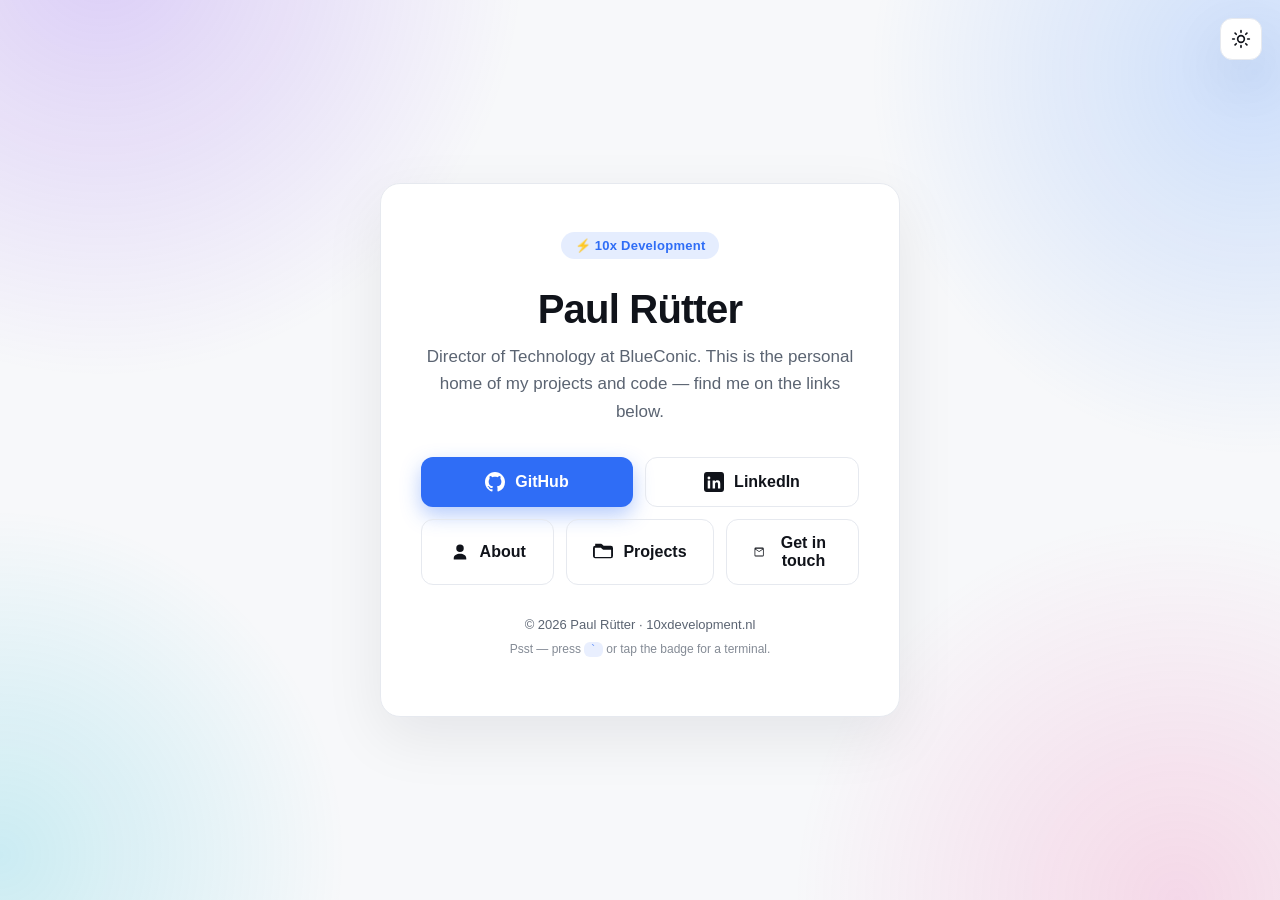
<file: index.html>
<!DOCTYPE html>
<html lang="en">
<head>
  <meta charset="UTF-8" />
  <meta name="viewport" content="width=device-width, initial-scale=1.0" />
  <meta http-equiv="Content-Security-Policy" content="upgrade-insecure-requests" />
  <title>10x Development — Paul Rütter</title>
  <meta name="description" content="Personal home of Paul Rütter, Director of Technology at BlueConic — software development, projects, and code." />
  <meta name="author" content="Paul Rütter" />
  <link rel="canonical" href="https://10xdevelopment.nl/" />
  <meta name="theme-color" content="#f7f8fa" media="(prefers-color-scheme: light)" />
  <meta name="theme-color" content="#0c0e13" media="(prefers-color-scheme: dark)" />

  <!-- Open Graph / social preview -->
  <meta property="og:title" content="10x Development — Paul Rütter" />
  <meta property="og:description" content="Personal home of Paul Rütter, Director of Technology at BlueConic — software development, projects, and code." />
  <meta property="og:type" content="website" />
  <meta property="og:url" content="https://10xdevelopment.nl/" />
  <meta property="og:site_name" content="10x Development" />
  <meta property="og:locale" content="en_US" />
  <meta property="og:image" content="https://10xdevelopment.nl/og-image.png" />
  <meta property="og:image:width" content="1200" />
  <meta property="og:image:height" content="630" />
  <meta property="og:image:alt" content="Paul Rütter — 10x Development" />

  <link rel="icon" href="data:image/svg+xml,<svg xmlns='http://www.w3.org/2000/svg' viewBox='0 0 100 100'><text y='.9em' font-size='90'>⚡</text></svg>" />
  <link rel="apple-touch-icon" href="/apple-touch-icon.png" />

  <!-- Structured data -->
  <script type="application/ld+json">
  {
    "@context": "https://schema.org",
    "@type": "Person",
    "name": "Paul Rütter",
    "url": "https://10xdevelopment.nl/",
    "jobTitle": "Director of Technology",
    "worksFor": { "@type": "Organization", "name": "BlueConic" },
    "sameAs": [
      "https://github.com/paulrutter",
      "https://www.linkedin.com/in/rutterpaul/"
    ]
  }
  </script>

  <!-- Apply saved theme before paint to avoid a flash -->
  <script>
    (function () {
      try {
        var t = localStorage.getItem('theme');
        if (t === 'dark' || t === 'light') {
          document.documentElement.setAttribute('data-theme', t);
        }
      } catch (e) {}
    })();
  </script>

  <link rel="stylesheet" href="/styles.css" />

  <style>
    .badge {
      display: inline-flex;
      align-items: center;
      gap: 8px;
      font-size: 13px;
      font-weight: 600;
      letter-spacing: 0.02em;
      color: var(--accent);
      background: color-mix(in srgb, var(--accent) 12%, transparent);
      padding: 6px 14px;
      border-radius: 999px;
      margin-bottom: 28px;
      border: none;
      cursor: pointer;
      font-family: inherit;
      transition: transform 0.12s ease;
    }
    .badge:hover { transform: translateY(-1px); }
    .badge:active { transform: translateY(0); }

    h1 {
      font-size: clamp(28px, 6vw, 40px);
      line-height: 1.1;
      margin: 0 0 12px;
      letter-spacing: -0.02em;
    }

    p.lead {
      color: var(--muted);
      font-size: 17px;
      line-height: 1.6;
      margin: 0 0 32px;
    }

    @media (prefers-reduced-motion: reduce) {
      .badge, .icon-btn { transition: none; }
      .term { animation: none !important; }
    }

    .links {
      display: flex;
      flex-wrap: wrap;
      gap: 12px;
      justify-content: center;
    }
    /* Equal-width buttons */
    .links .btn {
      flex: 1 1 0;
      justify-content: center;
    }

    .contact-row {
      display: flex;
      flex-wrap: wrap;
      gap: 12px;
      margin-top: 12px;
    }
    .contact-row .btn {
      flex: 1 1 130px;
      justify-content: center;
    }

    .footer {
      margin-top: 32px;
      font-size: 13px;
      color: var(--muted);
    }
    .footer a { color: var(--muted); }
    .hint {
      margin-top: 10px;
      font-size: 12px;
      color: var(--muted);
      opacity: 0.75;
    }
    .hint kbd {
      font-family: ui-monospace, SFMono-Regular, Menlo, Consolas, monospace;
      background: color-mix(in srgb, var(--accent) 14%, transparent);
      color: var(--accent);
      border-radius: 6px;
      padding: 1px 6px;
      font-size: 11px;
    }

    /* Theme toggle */
    .icon-btn {
      position: fixed;
      top: 18px;
      right: 18px;
      width: 42px;
      height: 42px;
      display: inline-flex;
      align-items: center;
      justify-content: center;
      border-radius: 12px;
      background: var(--panel);
      border: 1px solid var(--border);
      color: var(--text);
      cursor: pointer;
      box-shadow: var(--shadow);
      transition: transform 0.12s ease, border-color 0.12s ease;
      z-index: 20;
    }
    .icon-btn:hover { transform: translateY(-2px); border-color: var(--accent); }
    .icon-btn svg { width: 20px; height: 20px; fill: none; stroke: currentColor; stroke-width: 2; stroke-linecap: round; stroke-linejoin: round; }
    .icon-btn .moon { display: none; }
    :root[data-theme="dark"] .icon-btn .sun { display: block; }
    :root[data-theme="dark"] .icon-btn .moon { display: none; }
    @media (prefers-color-scheme: dark) {
      :root:not([data-theme]) .icon-btn .sun { display: block; }
      :root:not([data-theme]) .icon-btn .moon { display: none; }
    }
    :root[data-theme="light"] .icon-btn .sun { display: none; }
    :root[data-theme="light"] .icon-btn .moon { display: block; }

    /* Terminal */
    .term {
      position: fixed;
      left: 50%;
      bottom: 24px;
      transform: translateX(-50%);
      width: min(660px, calc(100% - 24px));
      max-height: min(70vh, 460px);
      display: flex;
      flex-direction: column;
      background: color-mix(in srgb, var(--panel) 92%, black);
      border: 1px solid var(--border);
      border-radius: 14px;
      box-shadow: 0 30px 80px rgba(0, 0, 0, 0.45);
      overflow: hidden;
      z-index: 30;
      animation: term-in 0.16s ease-out;
    }
    :root[data-theme="light"] .term { background: #0c0e13; border-color: #232734; }
    @keyframes term-in {
      from { opacity: 0; transform: translate(-50%, 12px); }
      to   { opacity: 1; transform: translate(-50%, 0); }
    }
    .term[hidden] { display: none; }
    .term-bar {
      display: flex;
      align-items: center;
      gap: 8px;
      padding: 10px 12px;
      background: rgba(255, 255, 255, 0.04);
      border-bottom: 1px solid rgba(255, 255, 255, 0.08);
    }
    .dot { width: 12px; height: 12px; border-radius: 50%; display: inline-block; }
    .dot.r { background: #ff5f57; }
    .dot.y { background: #febc2e; }
    .dot.g { background: #28c840; }
    .term-title {
      margin-left: 6px;
      font-family: ui-monospace, SFMono-Regular, Menlo, Consolas, monospace;
      font-size: 12px;
      color: #9aa4b2;
      flex: 1;
    }
    .term-close {
      background: none;
      border: none;
      color: #9aa4b2;
      cursor: pointer;
      font-size: 15px;
      line-height: 1;
      padding: 2px 6px;
      border-radius: 6px;
    }
    .term-close:hover { color: #fff; background: rgba(255, 255, 255, 0.08); }
    .term-body {
      flex: 1;
      overflow-y: auto;
      padding: 14px 16px;
      font-family: ui-monospace, SFMono-Regular, Menlo, Consolas, monospace;
      font-size: 13.5px;
      line-height: 1.55;
      color: #e6e9ef;
      white-space: pre-wrap;
      word-break: break-word;
    }
    .term-body .accent { color: #5b8bff; }
    .term-body .green { color: #4ade80; }
    .term-body .muted { color: #9aa4b2; }
    .term-body a { color: #5b8bff; }
    .term-line { margin: 0; }
    .term-cmd .accent { color: #4ade80; }
    .term-input-line {
      display: flex;
      align-items: center;
      gap: 8px;
      padding: 10px 16px 14px;
      font-family: ui-monospace, SFMono-Regular, Menlo, Consolas, monospace;
      font-size: 13.5px;
    }
    .term-input-line .prompt { color: #4ade80; white-space: nowrap; }
    .term-input-line .prompt .accent { color: #5b8bff; }
    #termInput {
      flex: 1;
      background: transparent;
      border: none;
      outline: none;
      color: #e6e9ef;
      font: inherit;
      caret-color: #4ade80;
    }
  </style>
</head>
<body>
  <button class="icon-btn" id="themeToggle" aria-label="Toggle light or dark theme" title="Toggle theme">
    <svg class="moon" viewBox="0 0 24 24" aria-hidden="true"><path d="M21 12.8A9 9 0 1111.2 3a7 7 0 009.8 9.8z"/></svg>
    <svg class="sun" viewBox="0 0 24 24" aria-hidden="true"><circle cx="12" cy="12" r="4"/><path d="M12 2v2M12 20v2M4.9 4.9l1.4 1.4M17.7 17.7l1.4 1.4M2 12h2M20 12h2M4.9 19.1l1.4-1.4M17.7 6.3l1.4-1.4"/></svg>
  </button>

  <main class="card">
    <button class="badge" id="openTerm" title="Open terminal">⚡ 10x Development</button>

    <h1>Paul Rütter</h1>
    <p class="lead">
      Director of Technology at BlueConic. This is the personal home of my
      projects and code — find me on the links below.
    </p>

    <div class="links">
      <a class="btn" href="https://github.com/paulrutter" rel="me noopener">
        <svg viewBox="0 0 16 16" aria-hidden="true">
          <path d="M8 0C3.58 0 0 3.58 0 8c0 3.54 2.29 6.53 5.47 7.59.4.07.55-.17.55-.38 0-.19-.01-.82-.01-1.49-2.01.37-2.53-.49-2.69-.94-.09-.23-.48-.94-.82-1.13-.28-.15-.68-.52-.01-.53.63-.01 1.08.58 1.23.82.72 1.21 1.87.87 2.33.66.07-.52.28-.87.51-1.07-1.78-.2-3.64-.89-3.64-3.95 0-.87.31-1.59.82-2.15-.08-.2-.36-1.02.08-2.12 0 0 .67-.21 2.2.82.64-.18 1.32-.27 2-.27.68 0 1.36.09 2 .27 1.53-1.04 2.2-.82 2.2-.82.44 1.1.16 1.92.08 2.12.51.56.82 1.27.82 2.15 0 3.07-1.87 3.75-3.65 3.95.29.25.54.73.54 1.48 0 1.07-.01 1.93-.01 2.2 0 .21.15.46.55.38A8.01 8.01 0 0016 8c0-4.42-3.58-8-8-8z"/>
        </svg>
        GitHub
      </a>
      <a class="btn secondary" href="https://www.linkedin.com/in/rutterpaul/" rel="me noopener">
        <svg viewBox="0 0 16 16" aria-hidden="true">
          <path d="M13.63 0H2.37A2.34 2.34 0 000 2.31v11.38A2.34 2.34 0 002.37 16h11.26A2.34 2.34 0 0016 13.69V2.31A2.34 2.34 0 0013.63 0zM4.94 13.12H2.98V6.83h1.96v6.29zM3.96 5.97a1.14 1.14 0 110-2.28 1.14 1.14 0 010 2.28zM13.13 13.12h-1.96V9.9c0-.77-.01-1.76-1.07-1.76-1.07 0-1.24.84-1.24 1.7v3.28H6.9V6.83h1.88v.86h.03c.26-.5.9-1.02 1.85-1.02 1.98 0 2.35 1.3 2.35 3v3.45z"/>
        </svg>
        LinkedIn
      </a>
    </div>

    <div class="contact-row">
      <a class="btn secondary" href="/about">
        <svg viewBox="0 0 16 16" aria-hidden="true" style="fill: currentColor;">
          <path d="M8 8a3 3 0 100-6 3 3 0 000 6zm0 1.4c-2.7 0-5 1.5-5 3.4V14h10v-1.2c0-1.9-2.3-3.4-5-3.4z"/>
        </svg>
        About
      </a>
      <a class="btn secondary" href="/projects">
        <svg viewBox="0 0 16 16" aria-hidden="true" style="fill: currentColor;">
          <path d="M1.75 3A1.75 1.75 0 000 4.75v6.5C0 12.216.784 13 1.75 13h12.5A1.75 1.75 0 0016 11.25v-6.5A1.75 1.75 0 0014.25 3H8.5L7.2 1.7A1 1 0 006.5 1.4H1.75zm0 1.5H6.3l1.3 1.3a1 1 0 00.7.3h5.95c.14 0 .25.11.25.25v5.4c0 .14-.11.25-.25.25H1.75a.25.25 0 01-.25-.25v-7c0-.14.11-.25.25-.25z"/>
        </svg>
        Projects
      </a>
      <a class="btn secondary" href="/contact">
        <svg viewBox="0 0 16 16" aria-hidden="true" style="fill: currentColor;">
          <path d="M2 3.5A1.5 1.5 0 013.5 2h9A1.5 1.5 0 0114 3.5v9a1.5 1.5 0 01-1.5 1.5h-9A1.5 1.5 0 012 12.5v-9zm1.2.2l4.8 3.3 4.8-3.3H3.2zM13 4.6l-4.6 3.2a.8.8 0 01-.8 0L3 4.6v7.9h10V4.6z"/>
        </svg>
        Get in touch
      </a>
    </div>

    <div class="footer">
      &copy; <span id="year">2026</span> Paul Rütter · 10xdevelopment.nl
    </div>
    <p class="hint">Psst — press <kbd>`</kbd> or tap the badge for a terminal.</p>
  </main>

  <!-- Terminal easter egg -->
  <div class="term" id="term" hidden role="dialog" aria-label="Terminal" aria-modal="false">
    <div class="term-bar">
      <span class="dot r"></span><span class="dot y"></span><span class="dot g"></span>
      <span class="term-title">paul@10xdev: ~</span>
      <button class="term-close" id="termClose" aria-label="Close terminal" title="Close">✕</button>
    </div>
    <div class="term-body" id="termBody"></div>
    <div class="term-input-line">
      <span class="prompt">visitor@10x<span class="accent">:~$</span></span>
      <input id="termInput" autocomplete="off" autocapitalize="off" autocorrect="off" spellcheck="false" aria-label="Terminal command input" />
    </div>
  </div>

  <script>
    document.getElementById('year').textContent = new Date().getFullYear();

    /* ---------- Theme toggle ---------- */
    (function () {
      var root = document.documentElement;
      var btn = document.getElementById('themeToggle');
      function effective() {
        var t = root.getAttribute('data-theme');
        if (t) return t;
        return window.matchMedia('(prefers-color-scheme: dark)').matches ? 'dark' : 'light';
      }
      function setTheme(t) {
        root.setAttribute('data-theme', t);
        try { localStorage.setItem('theme', t); } catch (e) {}
      }
      btn.addEventListener('click', function () {
        setTheme(effective() === 'dark' ? 'light' : 'dark');
      });
      window.__setTheme = setTheme;
      window.__effectiveTheme = effective;
    })();

    /* ---------- Terminal easter egg ---------- */
    (function () {
      var term = document.getElementById('term');
      var body = document.getElementById('termBody');
      var input = document.getElementById('termInput');
      var history = [];
      var histIdx = -1;
      var booted = false;

      function esc(s) {
        return String(s).replace(/&/g, '&amp;').replace(/</g, '&lt;').replace(/>/g, '&gt;');
      }
      function print(html) {
        var div = document.createElement('div');
        div.className = 'term-line';
        div.innerHTML = html;
        body.appendChild(div);
        body.scrollTop = body.scrollHeight;
      }
      function printCmd(cmd) {
        print('<span class="term-cmd"><span class="accent">visitor@10x:~$</span> ' + esc(cmd) + '</span>');
      }

      var COMMANDS = {
        help: function () {
          return [
            'Available commands:',
            '  <span class="accent">whoami</span>    who is this',
            '  <span class="accent">about</span>     the short bio',
            '  <span class="accent">ls</span>        list files',
            '  <span class="accent">cat</span> &lt;f&gt;   read a file (try: cat about.txt)',
            '  <span class="accent">projects</span>  where the code lives',
            '  <span class="accent">contact</span>   how to reach me',
            '  <span class="accent">social</span>    open github / linkedin',
            '  <span class="accent">theme</span>     toggle, or: theme dark|light',
            '  <span class="accent">coffee</span>    essential fuel',
            '  <span class="accent">echo</span> &lt;x&gt;  say something',
            '  <span class="accent">date</span>      current time',
            '  <span class="accent">uname</span>     system info',
            '  <span class="accent">clear</span>     clear the screen',
            '  <span class="accent">exit</span>      close the terminal',
            '',
            '<span class="muted">…and maybe a few that aren\'t listed. 😉</span>'
          ].join('\n');
        },
        whoami: function () {
          return 'Paul Rütter — Director of Technology @ <span class="accent">BlueConic</span>. Builder, tinkerer, occasional 10x-er.';
        },
        about: function () { return COMMANDS['cat'](['about.txt']) + '\n<span class="muted">Full page → </span><a href="/about">10xdevelopment.nl/about</a>'; },
        ls: function () {
          return 'about.txt   projects/   contact.txt   resume.pdf   <span class="muted">secrets/ 🔒</span>';
        },
        cat: function (args) {
          var f = (args[0] || '').toLowerCase();
          if (f === 'about.txt' || f === 'about')
            return 'Technology leader based in the Netherlands. I care about clean systems,\nfast teams, and shipping things that matter. This little site is my corner\nof the web — mostly a launchpad to my code and profiles.';
          if (f === 'contact.txt' || f === 'contact') return COMMANDS['contact']();
          if (f === 'resume.pdf') return '<span class="muted">cat: resume.pdf: binary file — try `social` and say hi instead.</span>';
          if (f.indexOf('secret') === 0) return '<span class="muted">cat: ' + esc(f) + ': Permission denied 🔒</span>';
          if (!f) return '<span class="muted">usage: cat &lt;file&gt; — see `ls`</span>';
          return '<span class="muted">cat: ' + esc(f) + ': No such file or directory</span>';
        },
        projects: function () {
          return 'Selected work → <a href="/projects">10xdevelopment.nl/projects</a>\nAll code → <a href="https://github.com/paulrutter" target="_blank" rel="noopener">github.com/paulrutter</a>';
        },
        contact: function () {
          return 'Send me a message → <a href="/contact">10xdevelopment.nl/contact</a>\nGitHub:   <a href="https://github.com/paulrutter" target="_blank" rel="noopener">github.com/paulrutter</a>\nLinkedIn: <a href="https://www.linkedin.com/in/rutterpaul/" target="_blank" rel="noopener">linkedin.com/in/rutterpaul</a>';
        },
        email: function () { return 'Drop me a line → <a href="/contact">10xdevelopment.nl/contact</a>'; },
        social: function (args) {
          var w = (args[0] || '').toLowerCase();
          if (w === 'github') { window.open('https://github.com/paulrutter', '_blank', 'noopener'); return 'Opening GitHub…'; }
          if (w === 'linkedin') { window.open('https://www.linkedin.com/in/rutterpaul/', '_blank', 'noopener'); return 'Opening LinkedIn…'; }
          return 'usage: social github | linkedin\n' + COMMANDS['contact']();
        },
        theme: function (args) {
          var w = (args[0] || '').toLowerCase();
          if (w === 'dark' || w === 'light') { window.__setTheme(w); return 'Theme → <span class="green">' + w + '</span>'; }
          var next = window.__effectiveTheme() === 'dark' ? 'light' : 'dark';
          window.__setTheme(next);
          return 'Theme → <span class="green">' + next + '</span>';
        },
        coffee: function () {
          return '      ( (\n       ) )\n    ........\n    |      |]\n    \\      /\n     `----\'   <span class="green">☕ 10x productivity restored.</span>';
        },
        echo: function (args) { return esc(args.join(' ')); },
        date: function () { return new Date().toString(); },
        uname: function () { return '10xOS ⚡ 5.10.0-10x #1 SMP x86_64 GNU/Coffee'; },
        sudo: function (args) {
          var rest = args.join(' ').toLowerCase();
          if (rest.indexOf('hire') === 0 || rest.indexOf('hire-me') >= 0)
            return '<span class="green">Access granted.</span> Great taste. → <a href="https://www.linkedin.com/in/rutterpaul/" target="_blank" rel="noopener">let\'s talk on LinkedIn</a>';
          return '<span class="muted">visitor is not in the sudoers file. This incident will be reported. 😏</span>';
        },
        clear: function () { body.innerHTML = ''; return null; },
        exit: function () { close(); return null; },
        rm: function (args) {
          if (args.join(' ').indexOf('-rf') >= 0) return '<span class="muted">Nice try. Nothing here is that fragile. 🛡️</span>';
          return '<span class="muted">rm: nothing to remove</span>';
        },
        pwd: function () { return '/home/visitor/10xdevelopment.nl'; },
        help_hidden: true
      };

      var ALIASES = { cls: 'clear', quit: 'exit', bye: 'exit', 'hire-me': function () { return COMMANDS['sudo'](['hire-me']); } };

      function run(raw) {
        var line = raw.trim();
        if (!line) return;
        printCmd(line);
        history.push(line); histIdx = history.length;
        var parts = line.split(/\s+/);
        var cmd = parts[0].toLowerCase();
        var args = parts.slice(1);
        if (ALIASES[cmd]) {
          if (typeof ALIASES[cmd] === 'function') { var r0 = ALIASES[cmd](args); if (r0 != null) print(r0); return; }
          cmd = ALIASES[cmd];
        }
        var fn = COMMANDS[cmd];
        if (typeof fn === 'function') {
          var out = fn(args);
          if (out != null) print(out);
        } else {
          print('<span class="muted">command not found: ' + esc(cmd) + ' — type <span class="accent">help</span></span>');
        }
      }

      function open() {
        term.hidden = false;
        if (!booted) {
          booted = true;
          print('<span class="green">10x Development shell</span> — type <span class="accent">help</span> to get started.');
        }
        setTimeout(function () { input.focus(); }, 30);
      }
      function close() { term.hidden = true; }
      function toggle() { term.hidden ? open() : close(); }

      document.getElementById('openTerm').addEventListener('click', open);
      document.getElementById('termClose').addEventListener('click', close);

      input.addEventListener('keydown', function (e) {
        if (e.key === 'Enter') { run(input.value); input.value = ''; }
        else if (e.key === 'ArrowUp') { if (histIdx > 0) { histIdx--; input.value = history[histIdx] || ''; e.preventDefault(); } }
        else if (e.key === 'ArrowDown') { if (histIdx < history.length - 1) { histIdx++; input.value = history[histIdx] || ''; } else { histIdx = history.length; input.value = ''; } }
        else if (e.key === 'Escape') { close(); }
      });

      document.addEventListener('keydown', function (e) {
        var tag = (e.target.tagName || '').toLowerCase();
        if (e.key === '`' && tag !== 'input' && tag !== 'textarea') { e.preventDefault(); toggle(); }
        if (e.key === 'Escape' && !term.hidden) { close(); }
      });
    })();
  </script>
</body>
</html>
</file>
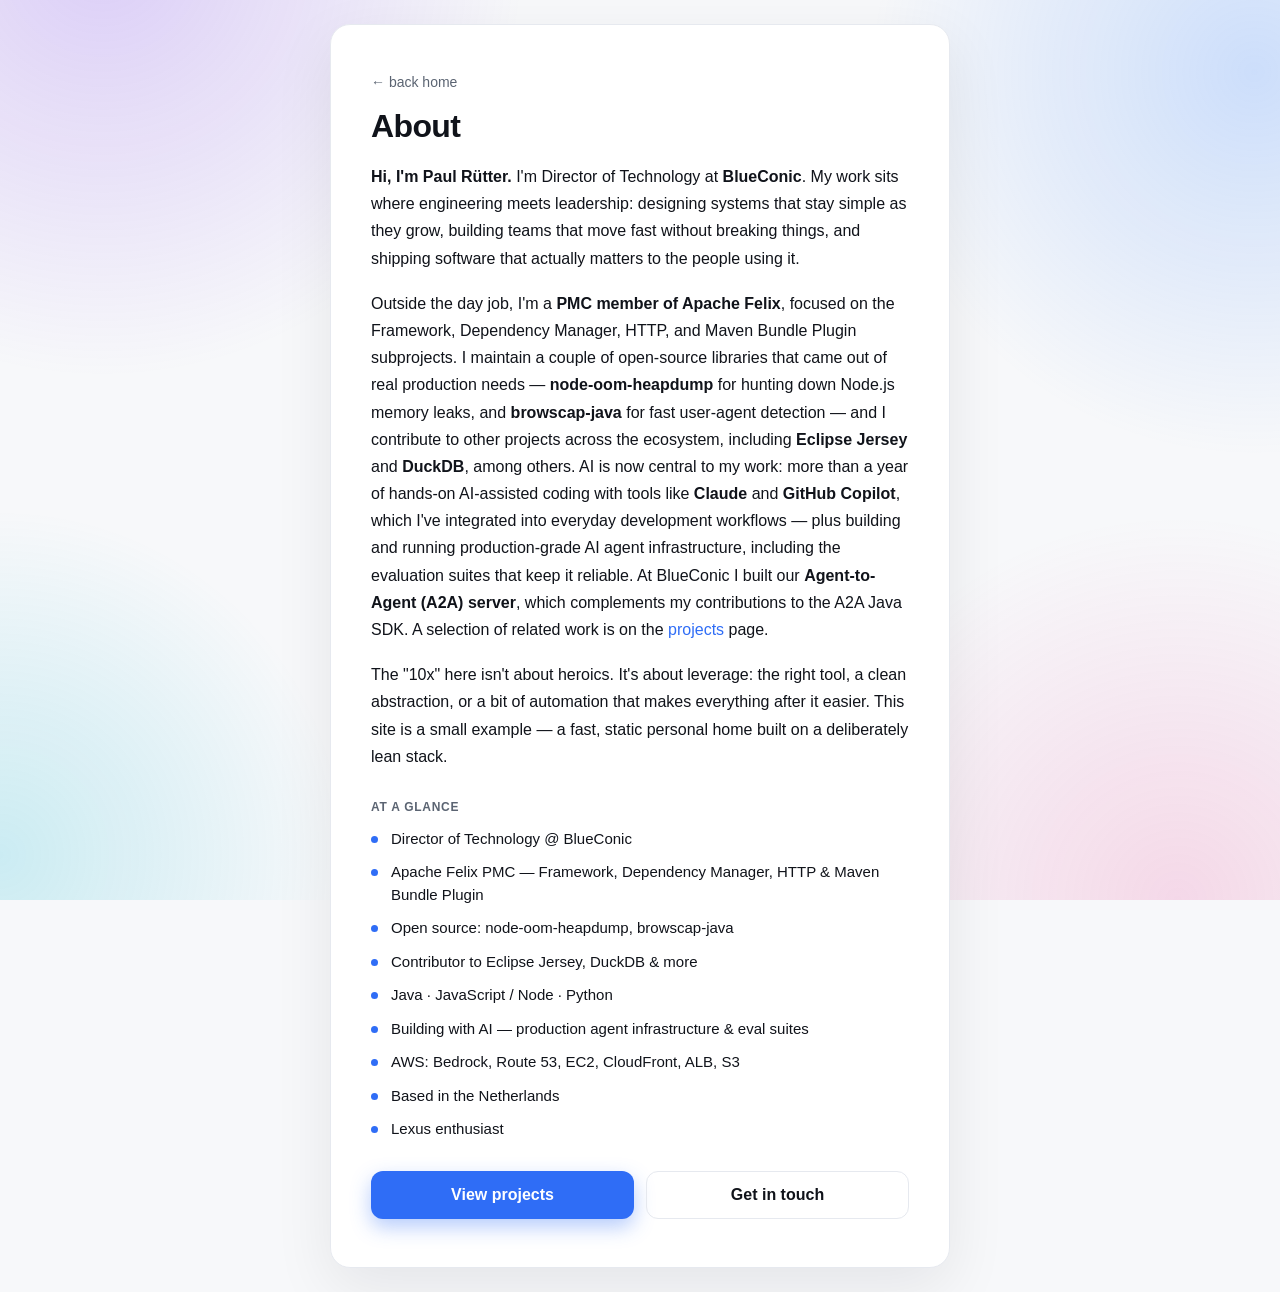
<file: about.html>
<!DOCTYPE html>
<html lang="en">
<head>
  <meta charset="UTF-8" />
  <meta name="viewport" content="width=device-width, initial-scale=1.0" />
  <meta http-equiv="Content-Security-Policy" content="upgrade-insecure-requests" />
  <title>About — Paul Rütter · 10x Development</title>
  <meta name="description" content="About Paul Rütter — Director of Technology at BlueConic, Apache Felix PMC, and open-source contributor." />
  <link rel="canonical" href="https://10xdevelopment.nl/about" />
  <meta name="theme-color" content="#f7f8fa" media="(prefers-color-scheme: light)" />
  <meta name="theme-color" content="#0c0e13" media="(prefers-color-scheme: dark)" />

  <!-- Open Graph -->
  <meta property="og:title" content="About — Paul Rütter · 10x Development" />
  <meta property="og:description" content="Director of Technology at BlueConic, Apache Felix PMC, and open-source contributor." />
  <meta property="og:type" content="profile" />
  <meta property="og:url" content="https://10xdevelopment.nl/about" />
  <meta property="og:image" content="https://10xdevelopment.nl/og-image.png" />

  <link rel="icon" href="data:image/svg+xml,<svg xmlns='http://www.w3.org/2000/svg' viewBox='0 0 100 100'><text y='.9em' font-size='90'>⚡</text></svg>" />
  <link rel="apple-touch-icon" href="/apple-touch-icon.png" />

  <!-- Apply saved theme before paint to avoid a flash -->
  <script>
    (function () {
      try {
        var t = localStorage.getItem('theme');
        if (t === 'dark' || t === 'light') document.documentElement.setAttribute('data-theme', t);
      } catch (e) {}
    })();
  </script>

  <link rel="stylesheet" href="/styles.css" />

  <style>
    .card { max-width: 620px; text-align: left; }
    h1 { font-size: clamp(24px, 5vw, 32px); margin: 0 0 18px; letter-spacing: -0.02em; }

    .prose p { color: var(--text); font-size: 16px; line-height: 1.7; margin: 0 0 18px; }
    .prose p:last-child { margin-bottom: 0; }
    .prose a { color: var(--accent); text-decoration: none; }
    .prose a:hover { text-decoration: underline; }

    .sub {
      font-size: 12px; text-transform: uppercase; letter-spacing: 0.06em;
      color: var(--muted); margin: 30px 0 14px; font-weight: 700;
    }
    .glance { list-style: none; padding: 0; margin: 0; display: grid; gap: 11px; }
    .glance li {
      position: relative; padding-left: 20px;
      font-size: 15px; line-height: 1.5; color: var(--text);
    }
    .glance li::before {
      content: ""; position: absolute; left: 0; top: 8px;
      width: 7px; height: 7px; border-radius: 50%; background: var(--accent);
    }

    .actions { display: flex; flex-wrap: wrap; gap: 12px; margin-top: 30px; }
    .actions .btn { flex: 1 1 160px; justify-content: center; }
  </style>
</head>
<body>
  <main class="card">
    <a class="back" href="/">← back home</a>
    <h1>About</h1>

    <div class="prose">
      <p><strong>Hi, I'm Paul Rütter.</strong> I'm Director of Technology at <strong>BlueConic</strong>. My work sits where engineering meets leadership: designing systems that stay simple as they grow, building teams that move fast without breaking things, and shipping software that actually matters to the people using it.</p>

      <p>Outside the day job, I'm a <strong>PMC member of Apache Felix</strong>, focused on the Framework, Dependency Manager, HTTP, and Maven Bundle Plugin subprojects. I maintain a couple of open-source libraries that came out of real production needs — <strong>node-oom-heapdump</strong> for hunting down Node.js memory leaks, and <strong>browscap-java</strong> for fast user-agent detection — and I contribute to other projects across the ecosystem, including <strong>Eclipse Jersey</strong> and <strong>DuckDB</strong>, among others. AI is now central to my work: more than a year of hands-on AI-assisted coding with tools like <strong>Claude</strong> and <strong>GitHub Copilot</strong>, which I've integrated into everyday development workflows — plus building and running production-grade AI agent infrastructure, including the evaluation suites that keep it reliable. At BlueConic I built our <strong>Agent-to-Agent (A2A) server</strong>, which complements my contributions to the A2A Java SDK. A selection of related work is on the <a href="/projects">projects</a> page.</p>

      <p>The "10x" here isn't about heroics. It's about leverage: the right tool, a clean abstraction, or a bit of automation that makes everything after it easier. This site is a small example — a fast, static personal home built on a deliberately lean stack.</p>
    </div>

    <p class="sub">At a glance</p>
    <ul class="glance">
      <li>Director of Technology @ BlueConic</li>
      <li>Apache Felix PMC — Framework, Dependency Manager, HTTP &amp; Maven Bundle Plugin</li>
      <li>Open source: node-oom-heapdump, browscap-java</li>
      <li>Contributor to Eclipse Jersey, DuckDB &amp; more</li>
      <li>Java · JavaScript / Node · Python</li>
      <li>Building with AI — production agent infrastructure &amp; eval suites</li>
      <li>AWS: Bedrock, Route 53, EC2, CloudFront, ALB, S3</li>
      <li>Based in the Netherlands</li>
      <li>Lexus enthusiast</li>
    </ul>

    <div class="actions">
      <a class="btn" href="/projects">View projects</a>
      <a class="btn secondary" href="/contact">Get in touch</a>
    </div>
  </main>
</body>
</html>
</file>
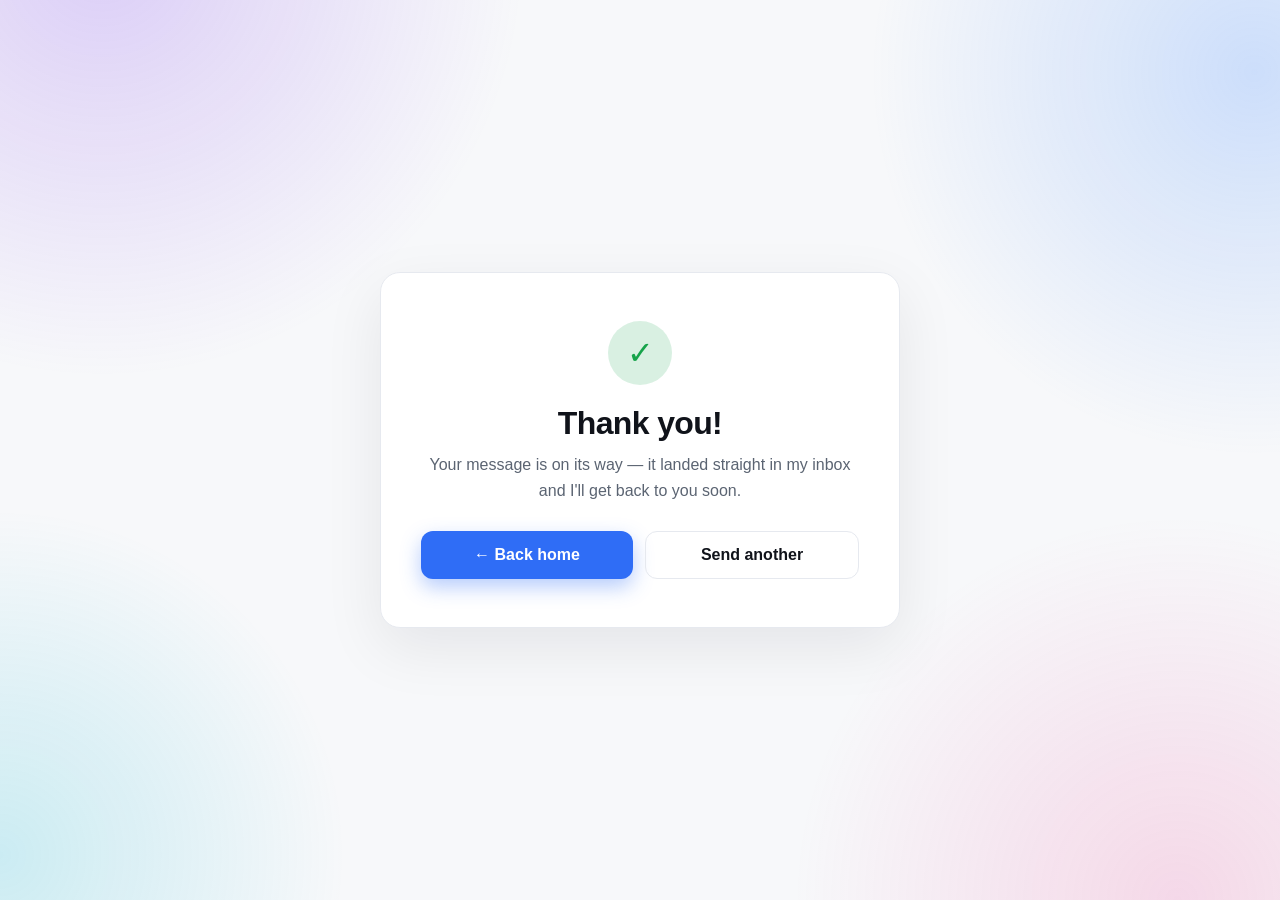
<file: contact-thanks.html>
<!DOCTYPE html>
<html lang="en">
<head>
  <meta charset="UTF-8" />
  <meta name="viewport" content="width=device-width, initial-scale=1.0" />
  <meta http-equiv="Content-Security-Policy" content="upgrade-insecure-requests" />
  <title>Thanks — message sent · 10x Development</title>
  <meta name="description" content="Thanks for getting in touch with Paul Rütter." />
  <meta name="robots" content="noindex" />
  <link rel="canonical" href="https://10xdevelopment.nl/contact-thanks" />
  <meta name="theme-color" content="#f7f8fa" media="(prefers-color-scheme: light)" />
  <meta name="theme-color" content="#0c0e13" media="(prefers-color-scheme: dark)" />
  <link rel="icon" href="data:image/svg+xml,<svg xmlns='http://www.w3.org/2000/svg' viewBox='0 0 100 100'><text y='.9em' font-size='90'>⚡</text></svg>" />
  <link rel="apple-touch-icon" href="/apple-touch-icon.png" />

  <!-- Apply saved theme before paint to avoid a flash -->
  <script>
    (function () {
      try {
        var t = localStorage.getItem('theme');
        if (t === 'dark' || t === 'light') document.documentElement.setAttribute('data-theme', t);
      } catch (e) {}
    })();
  </script>

  <link rel="stylesheet" href="/styles.css" />

  <style>
    .tick {
      width: 64px; height: 64px; border-radius: 50%; margin: 0 auto 20px;
      display: flex; align-items: center; justify-content: center;
      background: color-mix(in srgb, var(--ok) 16%, transparent); color: var(--ok);
      font-size: 32px; line-height: 1;
    }
    h1 { font-size: clamp(24px, 5vw, 32px); margin: 0 0 10px; letter-spacing: -0.02em; }
    p.lead { color: var(--muted); font-size: 16px; line-height: 1.6; margin: 0 0 28px; }
    .actions { display: flex; flex-wrap: wrap; gap: 12px; justify-content: center; }
    .actions .btn { flex: 1 1 0; justify-content: center; min-width: 180px; }
  </style>
</head>
<body>
  <main class="card">
    <div class="tick" aria-hidden="true">✓</div>
    <h1>Thank you!</h1>
    <p class="lead">Your message is on its way — it landed straight in my inbox and I'll get back to you soon.</p>

    <div class="actions">
      <a class="btn" href="/">← Back home</a>
      <a class="btn secondary" href="/contact">Send another</a>
    </div>
  </main>
</body>
</html>
</file>
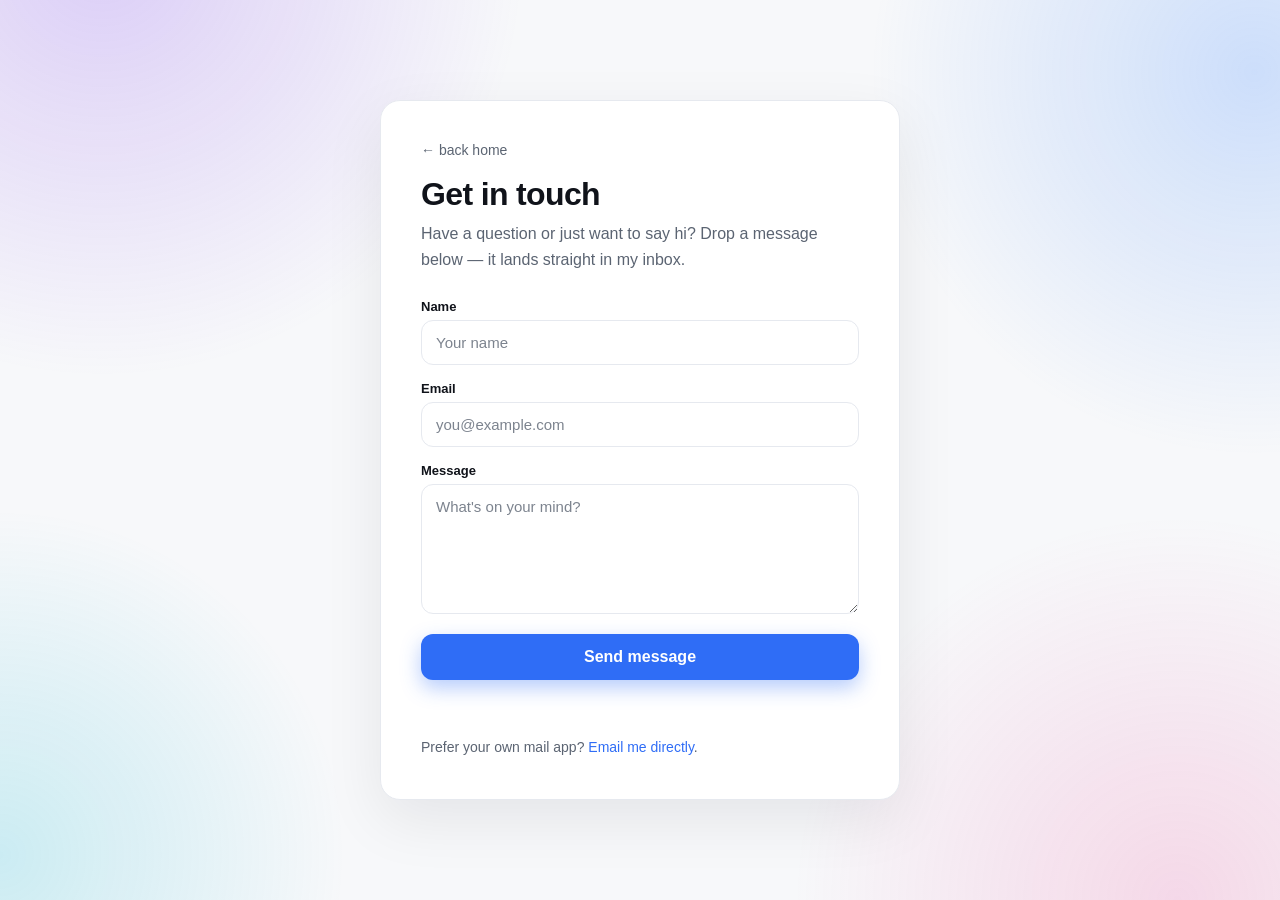
<file: contact.html>
<!DOCTYPE html>
<html lang="en">
<head>
  <meta charset="UTF-8" />
  <meta name="viewport" content="width=device-width, initial-scale=1.0" />
  <meta http-equiv="Content-Security-Policy" content="upgrade-insecure-requests" />
  <title>Contact — Paul Rütter · 10x Development</title>
  <meta name="description" content="Get in touch with Paul Rütter." />
  <link rel="canonical" href="https://10xdevelopment.nl/contact" />
  <meta name="theme-color" content="#f7f8fa" media="(prefers-color-scheme: light)" />
  <meta name="theme-color" content="#0c0e13" media="(prefers-color-scheme: dark)" />
  <link rel="icon" href="data:image/svg+xml,<svg xmlns='http://www.w3.org/2000/svg' viewBox='0 0 100 100'><text y='.9em' font-size='90'>⚡</text></svg>" />
  <link rel="apple-touch-icon" href="/apple-touch-icon.png" />

  <!-- Apply saved theme before paint to avoid a flash -->
  <script>
    (function () {
      try {
        var t = localStorage.getItem('theme');
        if (t === 'dark' || t === 'light') document.documentElement.setAttribute('data-theme', t);
      } catch (e) {}
    })();
  </script>

  <link rel="stylesheet" href="/styles.css" />

  <style>
    .card { padding: 40px; text-align: left; }
    h1 { font-size: clamp(24px, 5vw, 32px); margin: 0 0 8px; letter-spacing: -0.02em; }
    p.lead { color: var(--muted); font-size: 16px; line-height: 1.6; margin: 0 0 26px; }

    form { display: grid; gap: 16px; }
    label { display: block; font-size: 13px; font-weight: 600; margin-bottom: 6px; color: var(--text); }
    .field {
      width: 100%; background: var(--field); color: var(--text);
      border: 1px solid var(--border); border-radius: 12px;
      padding: 13px 14px; font-size: 15px; font-family: inherit; transition: border-color 0.12s ease, box-shadow 0.12s ease;
    }
    textarea.field { min-height: 130px; resize: vertical; }
    .field::placeholder { color: color-mix(in srgb, var(--muted) 80%, transparent); }
    .field:focus {
      outline: none; border-color: var(--accent);
      box-shadow: 0 0 0 3px color-mix(in srgb, var(--accent) 22%, transparent);
    }
    /* honeypot — hidden from humans */
    .hp { position: absolute; left: -9999px; top: -9999px; width: 1px; height: 1px; overflow: hidden; }

    button[type="submit"] {
      background: var(--accent); color: #fff; border: none; cursor: pointer;
      font-weight: 600; font-size: 16px; padding: 14px 26px; border-radius: 12px;
      box-shadow: 0 8px 20px color-mix(in srgb, var(--accent) 35%, transparent);
      transition: transform 0.12s ease, opacity 0.12s ease;
    }
    button[type="submit"]:hover:not(:disabled) { transform: translateY(-2px); opacity: 0.95; }
    button[type="submit"]:disabled { opacity: 0.6; cursor: default; }
    @media (prefers-reduced-motion: reduce) {
      button[type="submit"], .field { transition: none; }
      button[type="submit"]:hover:not(:disabled) { transform: none; }
    }

    .status { font-size: 14px; line-height: 1.5; margin: 2px 0 0; min-height: 1.2em; }
    .status.err { color: var(--err); }

    .alt { color: var(--muted); font-size: 14px; line-height: 1.6; margin: 22px 0 0; }
    .alt a { color: var(--accent); text-decoration: none; cursor: pointer; }
    .alt a:hover { text-decoration: underline; }
  </style>
</head>
<body>
  <main class="card">
    <a class="back" href="/">← back home</a>
    <h1>Get in touch</h1>
    <p class="lead">Have a question or just want to say hi? Drop a message below — it lands straight in my inbox.</p>

    <form id="contactForm" action="https://api.web3forms.com/submit" method="POST">
      <input type="hidden" name="access_key" value="674ee0c4-93ee-4cd3-8540-45be97f2363a" />
      <input type="hidden" name="subject" value="New message from 10xdevelopment.nl" />
      <input type="hidden" name="from_name" value="10x Development contact form" />
      <input type="hidden" name="redirect" value="https://10xdevelopment.nl/contact-thanks" />
      <!-- honeypot: bots fill this, humans never see it -->
      <input type="checkbox" name="botcheck" class="hp" tabindex="-1" autocomplete="off" />

      <div>
        <label for="name">Name</label>
        <input class="field" id="name" name="name" type="text" placeholder="Your name" required autocomplete="name" />
      </div>
      <div>
        <label for="email">Email</label>
        <input class="field" id="email" name="email" type="email" placeholder="you@example.com" required autocomplete="email" />
      </div>
      <div>
        <label for="message">Message</label>
        <textarea class="field" id="message" name="message" placeholder="What's on your mind?" required></textarea>
      </div>

      <button type="submit" id="submitBtn">Send message</button>
      <p class="status" id="status" role="status" aria-live="polite"></p>
    </form>

    <p class="alt">
      Prefer your own mail app?
      <a id="mailLink" role="link" tabindex="0" rel="nofollow">Email me directly</a>.
      <noscript>Reach me at paul <span>at</span> 10xdevelopment <span>dot</span> nl.</noscript>
    </p>
  </main>

  <script>
    // Progressive enhancement: submit via fetch and send the visitor to our
    // own /contact-thanks page on success — this is fully in our control and
    // does not depend on Web3Forms honoring its redirect field. If JS is
    // unavailable, the form falls back to a native POST and the hidden
    // `redirect` field lets Web3Forms handle it instead.
    (function () {
      var form = document.getElementById('contactForm');
      var btn = document.getElementById('submitBtn');
      var statusEl = document.getElementById('status');

      function setStatus(msg, kind) {
        statusEl.textContent = msg || '';
        statusEl.className = 'status' + (kind ? ' ' + kind : '');
      }

      form.addEventListener('submit', async function (e) {
        e.preventDefault();
        var original = btn.textContent;
        btn.disabled = true;
        btn.textContent = 'Sending…';
        setStatus('');

        try {
          var res = await fetch('https://api.web3forms.com/submit', {
            method: 'POST',
            headers: { 'Content-Type': 'application/json', 'Accept': 'application/json' },
            body: JSON.stringify(Object.fromEntries(new FormData(form).entries()))
          });
          var data = await res.json();
          if (data.success) {
            window.location.assign('/contact-thanks');
          } else {
            setStatus((data && data.message) || 'Something went wrong. Please try again.', 'err');
            btn.disabled = false;
            btn.textContent = original;
          }
        } catch (err) {
          setStatus('Network error — please check your connection and try again.', 'err');
          btn.disabled = false;
          btn.textContent = original;
        }
      });
    })();

    // Obfuscated mailto. The full "mailto:…" string is stored as shifted
    // character codes (no readable address in the HTML or JS source), and is
    // only reconstructed onto the link when a real user hovers / focuses /
    // taps it — so crawlers that render but don't interact never see it.
    (function () {
      var link = document.getElementById('mailLink');
      if (!link) return;
      var KEY = 7;
      var enc = [116,104,112,115,123,118,65,119,104,124,115,71,56,55,127,107,108,125,108,115,118,119,116,108,117,123,53,117,115];
      var built = false;
      function build() {
        if (built) return;
        var s = '';
        for (var i = 0; i < enc.length; i++) s += String.fromCharCode(enc[i] - KEY);
        link.setAttribute('href', s);
        built = true;
      }
      link.addEventListener('mouseenter', build);
      link.addEventListener('focus', build);
      link.addEventListener('touchstart', build, { passive: true });
      link.addEventListener('click', build);
      link.addEventListener('keydown', function (e) {
        if (e.key === 'Enter' || e.key === ' ') { build(); link.click(); }
      });
    })();
  </script>
</body>
</html>
</file>
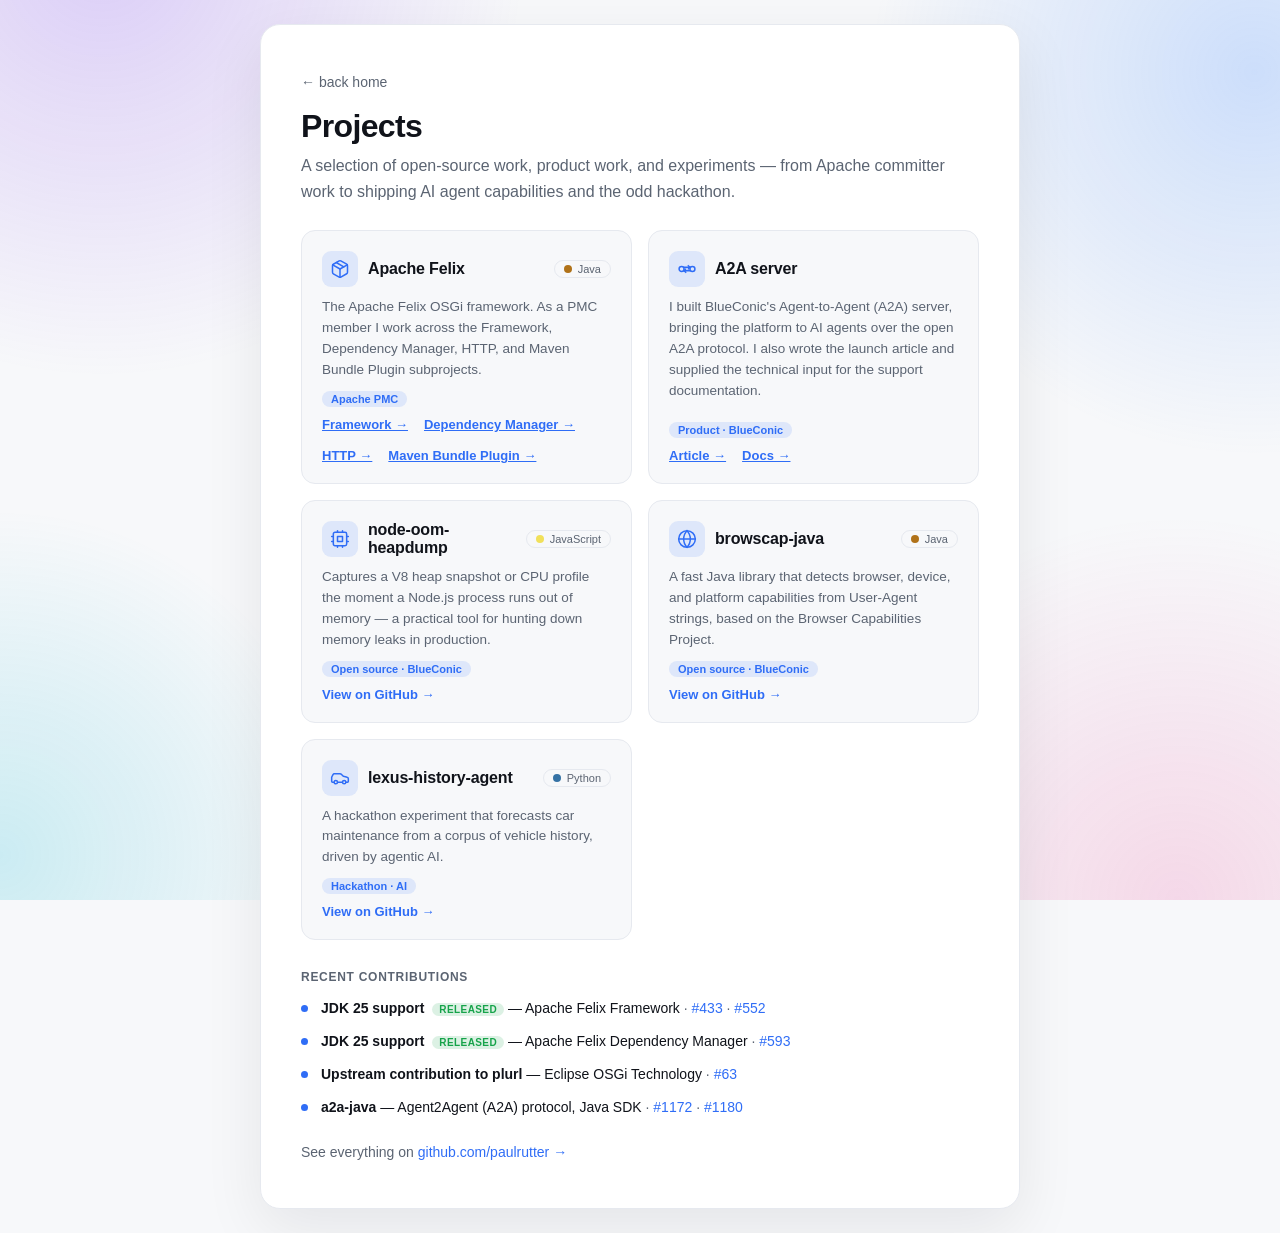
<file: projects.html>
<!DOCTYPE html>
<html lang="en">
<head>
  <meta charset="UTF-8" />
  <meta name="viewport" content="width=device-width, initial-scale=1.0" />
  <meta http-equiv="Content-Security-Policy" content="upgrade-insecure-requests" />
  <title>Projects — Paul Rütter · 10x Development</title>
  <meta name="description" content="Selected open-source projects and experiments by Paul Rütter — Apache Felix, node-oom-heapdump, browscap-java, and more." />
  <link rel="canonical" href="https://10xdevelopment.nl/projects" />
  <meta name="theme-color" content="#f7f8fa" media="(prefers-color-scheme: light)" />
  <meta name="theme-color" content="#0c0e13" media="(prefers-color-scheme: dark)" />

  <!-- Open Graph -->
  <meta property="og:title" content="Projects — Paul Rütter · 10x Development" />
  <meta property="og:description" content="Selected open-source projects and experiments by Paul Rütter." />
  <meta property="og:type" content="website" />
  <meta property="og:url" content="https://10xdevelopment.nl/projects" />
  <meta property="og:image" content="https://10xdevelopment.nl/og-image.png" />

  <link rel="icon" href="data:image/svg+xml,<svg xmlns='http://www.w3.org/2000/svg' viewBox='0 0 100 100'><text y='.9em' font-size='90'>⚡</text></svg>" />
  <link rel="apple-touch-icon" href="/apple-touch-icon.png" />

  <!-- Apply saved theme before paint to avoid a flash -->
  <script>
    (function () {
      try {
        var t = localStorage.getItem('theme');
        if (t === 'dark' || t === 'light') document.documentElement.setAttribute('data-theme', t);
      } catch (e) {}
    })();
  </script>

  <link rel="stylesheet" href="/styles.css" />

  <style>
    .card { max-width: 760px; text-align: left; }
    h1 { font-size: clamp(24px, 5vw, 32px); margin: 0 0 8px; letter-spacing: -0.02em; }
    p.lead { color: var(--muted); font-size: 16px; line-height: 1.6; margin: 0 0 26px; }

    .grid {
      display: grid;
      gap: 16px;
      grid-template-columns: repeat(auto-fit, minmax(240px, 1fr));
    }
    .proj {
      display: flex;
      flex-direction: column;
      gap: 10px;
      background: var(--bg);
      border: 1px solid var(--border);
      border-radius: 14px;
      padding: 20px;
      text-decoration: none;
      color: var(--text);
      transition: transform 0.12s ease, border-color 0.12s ease;
    }
    a.proj:hover { transform: translateY(-2px); border-color: var(--accent); }
    .proj-head { display: flex; align-items: center; gap: 10px; }
    .proj-icon {
      flex: none;
      width: 36px; height: 36px;
      display: inline-flex; align-items: center; justify-content: center;
      border-radius: 9px;
      background: color-mix(in srgb, var(--accent) 12%, transparent);
      color: var(--accent);
    }
    .proj-icon svg {
      width: 20px; height: 20px;
      fill: none; stroke: currentColor; stroke-width: 1.8;
      stroke-linecap: round; stroke-linejoin: round;
    }
    .proj-head h2 { font-size: 16px; margin: 0 auto 0 0; letter-spacing: -0.01em; }
    .proj-head h2 a { color: inherit; text-decoration: none; }
    .proj-head h2 a:hover { color: var(--accent); }
    .proj-links { display: flex; gap: 16px; flex-wrap: wrap; }
    .lang {
      font-size: 11px; color: var(--muted);
      border: 1px solid var(--border); border-radius: 999px;
      padding: 2px 9px; white-space: nowrap; flex: none;
      display: inline-flex; align-items: center; gap: 6px;
    }
    .lang::before {
      content: ""; flex: none;
      width: 8px; height: 8px; border-radius: 50%;
      background: var(--lang, var(--muted));
    }
    .lang.java { --lang: #b07219; }
    .lang.js { --lang: #f1e05a; }
    .lang.python { --lang: #3572a5; }
    .proj-desc { color: var(--muted); font-size: 13.5px; line-height: 1.55; margin: 0; flex: 1; }
    .tags { display: flex; gap: 6px; flex-wrap: wrap; }
    .tag {
      font-size: 11px; color: var(--accent);
      background: color-mix(in srgb, var(--accent) 12%, transparent);
      border-radius: 999px; padding: 2px 9px; font-weight: 600;
    }
    a.tag { text-decoration: none; transition: background 0.12s ease; }
    a.tag:hover { background: color-mix(in srgb, var(--accent) 22%, transparent); }
    .proj-link { color: var(--accent); font-size: 13px; font-weight: 600; }

    .sub {
      font-size: 12px; text-transform: uppercase; letter-spacing: 0.06em;
      color: var(--muted); margin: 30px 0 14px; font-weight: 700;
    }
    .contribs { list-style: none; padding: 0; margin: 0; display: grid; gap: 12px; }
    .contribs li {
      position: relative; padding-left: 20px;
      font-size: 14px; line-height: 1.5; color: var(--text);
    }
    .contribs li::before {
      content: ""; position: absolute; left: 0; top: 7px;
      width: 7px; height: 7px; border-radius: 50%; background: var(--accent);
    }
    .contribs .ct { font-weight: 600; }
    .contribs .shipped {
      font-size: 10px; text-transform: uppercase; letter-spacing: 0.04em;
      color: var(--ok); background: color-mix(in srgb, var(--ok) 15%, transparent);
      border-radius: 999px; padding: 1px 7px; font-weight: 700;
      margin-left: 4px; vertical-align: middle;
    }
    a.shipped { text-decoration: none; transition: background 0.12s ease; }
    a.shipped:hover { background: color-mix(in srgb, var(--ok) 26%, transparent); }
    .contribs .prs { color: var(--muted); }
    .contribs .prs a { color: var(--accent); text-decoration: none; }
    .contribs .prs a:hover { text-decoration: underline; }

    .all { margin: 26px 0 0; font-size: 14px; color: var(--muted); }
    .all a { color: var(--accent); text-decoration: none; }
    .all a:hover { text-decoration: underline; }

    @media (prefers-reduced-motion: reduce) {
      .proj { transition: none; }
      a.proj:hover { transform: none; }
    }
  </style>
</head>
<body>
  <main class="card">
    <a class="back" href="/">← back home</a>
    <h1>Projects</h1>
    <p class="lead">A selection of open-source work, product work, and experiments — from Apache committer work to shipping AI agent capabilities and the odd hackathon.</p>

    <div class="grid">
      <div class="proj">
        <div class="proj-head">
          <span class="proj-icon" aria-hidden="true"><svg viewBox="0 0 24 24"><path d="M16.5 9.4 7.5 4.21"/><path d="M21 16V8a2 2 0 0 0-1-1.73l-7-4a2 2 0 0 0-2 0l-7 4A2 2 0 0 0 3 8v8a2 2 0 0 0 1 1.73l7 4a2 2 0 0 0 2 0l7-4A2 2 0 0 0 21 16z"/><path d="m3.3 7 8.7 5 8.7-5"/><path d="M12 22V12"/></svg></span>
          <h2><a href="https://github.com/apache/felix-dev" target="_blank" rel="noopener">Apache Felix</a></h2>
          <span class="lang java">Java</span>
        </div>
        <p class="proj-desc">The Apache Felix OSGi framework. As a PMC member I work across the Framework, Dependency Manager, HTTP, and Maven Bundle Plugin subprojects.</p>
        <div class="tags"><a class="tag" href="https://people.apache.org/phonebook.html?pmc=felix" target="_blank" rel="noopener">Apache PMC</a></div>
        <div class="proj-links">
          <a class="proj-link" href="https://github.com/apache/felix-dev/tree/master/framework" target="_blank" rel="noopener">Framework →</a>
          <a class="proj-link" href="https://github.com/apache/felix-dev/tree/master/dependencymanager" target="_blank" rel="noopener">Dependency Manager →</a>
          <a class="proj-link" href="https://github.com/apache/felix-dev/tree/master/http" target="_blank" rel="noopener">HTTP →</a>
          <a class="proj-link" href="https://github.com/apache/felix-dev/tree/master/tools/maven-bundle-plugin" target="_blank" rel="noopener">Maven Bundle Plugin →</a>
        </div>
      </div>

      <div class="proj">
        <div class="proj-head">
          <span class="proj-icon" aria-hidden="true"><svg viewBox="0 0 24 24"><circle cx="5.5" cy="12" r="3"/><circle cx="18.5" cy="12" r="3"/><path d="M8.5 10h7"/><path d="m13.5 8 2 2-2 2"/><path d="M15.5 14h-7"/><path d="m10.5 12-2 2 2 2"/></svg></span>
          <h2>A2A server</h2>
        </div>
        <p class="proj-desc">I built BlueConic's Agent-to-Agent (A2A) server, bringing the platform to AI agents over the open A2A protocol. I also wrote the launch article and supplied the technical input for the support documentation.</p>
        <div class="tags"><span class="tag">Product · BlueConic</span></div>
        <div class="proj-links">
          <a class="proj-link" href="https://www.blueconic.com/resources/the-cdp-goes-agent-to-agent" target="_blank" rel="noopener">Article →</a>
          <a class="proj-link" href="https://support.blueconic.com/en/articles/860038-agent-to-agent-a2a-server" target="_blank" rel="noopener">Docs →</a>
        </div>
      </div>

      <a class="proj" href="https://github.com/blueconic/node-oom-heapdump" target="_blank" rel="noopener">
        <div class="proj-head">
          <span class="proj-icon" aria-hidden="true"><svg viewBox="0 0 24 24"><rect x="4" y="4" width="16" height="16" rx="2"/><rect x="9" y="9" width="6" height="6"/><path d="M9 2v2"/><path d="M15 2v2"/><path d="M9 20v2"/><path d="M15 20v2"/><path d="M2 9h2"/><path d="M2 15h2"/><path d="M20 9h2"/><path d="M20 15h2"/></svg></span>
          <h2>node-oom-heapdump</h2>
          <span class="lang js">JavaScript</span>
        </div>
        <p class="proj-desc">Captures a V8 heap snapshot or CPU profile the moment a Node.js process runs out of memory — a practical tool for hunting down memory leaks in production.</p>
        <div class="tags"><span class="tag">Open source · BlueConic</span></div>
        <span class="proj-link">View on GitHub →</span>
      </a>

      <a class="proj" href="https://github.com/blueconic/browscap-java" target="_blank" rel="noopener">
        <div class="proj-head">
          <span class="proj-icon" aria-hidden="true"><svg viewBox="0 0 24 24"><circle cx="12" cy="12" r="10"/><path d="M2 12h20"/><path d="M12 2a14.5 14.5 0 0 0 0 20 14.5 14.5 0 0 0 0-20"/></svg></span>
          <h2>browscap-java</h2>
          <span class="lang java">Java</span>
        </div>
        <p class="proj-desc">A fast Java library that detects browser, device, and platform capabilities from User-Agent strings, based on the Browser Capabilities Project.</p>
        <div class="tags"><span class="tag">Open source · BlueConic</span></div>
        <span class="proj-link">View on GitHub →</span>
      </a>

      <a class="proj" href="https://github.com/paulrutter/lexus-history-agent" target="_blank" rel="noopener">
        <div class="proj-head">
          <span class="proj-icon" aria-hidden="true"><svg viewBox="0 0 24 24"><path d="M19 17h2c.6 0 1-.4 1-1v-3c0-.9-.7-1.7-1.5-1.9C18.7 10.6 16 10 16 10s-1.3-1.4-2.2-2.3c-.5-.4-1.1-.7-1.8-.7H5c-.6 0-1.1.4-1.4.9l-1.5 2.9A3.7 3.7 0 0 0 2 12v4c0 .6.4 1 1 1h2"/><circle cx="7" cy="17" r="2"/><path d="M9 17h6"/><circle cx="17" cy="17" r="2"/></svg></span>
          <h2>lexus-history-agent</h2>
          <span class="lang python">Python</span>
        </div>
        <p class="proj-desc">A hackathon experiment that forecasts car maintenance from a corpus of vehicle history, driven by agentic AI.</p>
        <div class="tags"><span class="tag">Hackathon · AI</span></div>
        <span class="proj-link">View on GitHub →</span>
      </a>
    </div>

    <p class="sub">Recent contributions</p>
    <ul class="contribs">
      <li>
        <span class="ct">JDK 25 support</span> <a class="shipped" href="https://felix.apache.org/documentation/subprojects/apache-felix-framework/apache-felix-framework-8-upgrade-guide.html" target="_blank" rel="noopener">Released</a> — Apache Felix Framework
        <span class="prs">· <a href="https://github.com/apache/felix-dev/pull/433" target="_blank" rel="noopener">#433</a> · <a href="https://github.com/apache/felix-dev/pull/552" target="_blank" rel="noopener">#552</a></span>
      </li>
      <li>
        <span class="ct">JDK 25 support</span> <span class="shipped">Released</span> — Apache Felix Dependency Manager
        <span class="prs">· <a href="https://github.com/apache/felix-dev/pull/593" target="_blank" rel="noopener">#593</a></span>
      </li>
      <li>
        <span class="ct">Upstream contribution to plurl</span> — Eclipse OSGi Technology
        <span class="prs">· <a href="https://github.com/eclipse-osgi-technology/plurl/pull/63" target="_blank" rel="noopener">#63</a></span>
      </li>
      <li>
        <span class="ct">a2a-java</span> — Agent2Agent (A2A) protocol, Java SDK
        <span class="prs">· <a href="https://github.com/a2aproject/a2a-java/pull/1172" target="_blank" rel="noopener">#1172</a> · <a href="https://github.com/a2aproject/a2a-java/pull/1180" target="_blank" rel="noopener">#1180</a></span>
      </li>
    </ul>

    <p class="all">See everything on <a href="https://github.com/paulrutter" target="_blank" rel="noopener">github.com/paulrutter →</a></p>
  </main>
</body>
</html>
</file>
<file: styles.css>
/* 10x Development — shared styles
   Common foundation used by every page: theme variables, reset, base
   layout, the card container, and buttons. Page-specific rules stay in
   each page's own <style> block. */

:root {
  --bg: #f7f8fa;
  --panel: #ffffff;
  --text: #10131a;
  --muted: #5b6472;
  --accent: #2f6df6;
  --border: #e6e9ef;
  --shadow: 0 20px 60px rgba(16, 19, 26, 0.08);
  --term-green: #16a34a;
  --field: #ffffff;
  --ok: #16a34a;
  --err: #dc2626;
  /* AI-style mesh gradient blobs (prominent on light) */
  --g1: rgba(124, 58, 237, 0.22);
  --g2: rgba(56, 132, 255, 0.22);
  --g3: rgba(236, 72, 153, 0.18);
  --g4: rgba(6, 182, 212, 0.18);
}
/* Explicit user choice wins */
:root[data-theme="dark"] {
  --bg: #0c0e13;
  --panel: #14171f;
  --text: #f2f4f8;
  --muted: #9aa4b2;
  --accent: #5b8bff;
  --border: #232734;
  --shadow: 0 20px 60px rgba(0, 0, 0, 0.5);
  --term-green: #4ade80;
  --field: #0f1218;
  --ok: #4ade80;
  --err: #f87171;
  /* AI-style mesh gradient blobs (richer aurora on dark) */
  --g1: rgba(139, 92, 246, 0.24);
  --g2: rgba(56, 132, 255, 0.20);
  --g3: rgba(236, 72, 153, 0.18);
  --g4: rgba(34, 211, 238, 0.16);
}
/* No explicit choice → follow the OS */
@media (prefers-color-scheme: dark) {
  :root:not([data-theme]) {
    --bg: #0c0e13;
    --panel: #14171f;
    --text: #f2f4f8;
    --muted: #9aa4b2;
    --accent: #5b8bff;
    --border: #232734;
    --shadow: 0 20px 60px rgba(0, 0, 0, 0.5);
    --term-green: #4ade80;
    --field: #0f1218;
    --ok: #4ade80;
    --err: #f87171;
    /* AI-style mesh gradient blobs (richer aurora on dark) */
    --g1: rgba(139, 92, 246, 0.24);
    --g2: rgba(56, 132, 255, 0.20);
    --g3: rgba(236, 72, 153, 0.18);
    --g4: rgba(34, 211, 238, 0.16);
  }
}

* { box-sizing: border-box; }
html, body { margin: 0; }

body {
  font-family: -apple-system, BlinkMacSystemFont, "Segoe UI", Roboto, Helvetica, Arial, sans-serif;
  background: var(--bg);
  color: var(--text);
  min-height: 100vh;
  min-height: 100dvh;
  display: flex;
  align-items: center;
  justify-content: center;
  padding: 24px;
  -webkit-font-smoothing: antialiased;
}

/* AI-style mesh gradient: a fixed, viewport-anchored layer behind everything.
   Sits above body's solid background but behind all content (z-index: -1). */
body::before {
  content: "";
  position: fixed;
  inset: 0;
  z-index: -1;
  pointer-events: none;
  background:
    radial-gradient(55vw 55vw at 8% -5%, var(--g1), transparent 60%),
    radial-gradient(50vw 50vw at 98% 8%, var(--g2), transparent 60%),
    radial-gradient(50vw 50vw at 92% 100%, var(--g3), transparent 60%),
    radial-gradient(45vw 45vw at 0% 95%, var(--g4), transparent 60%);
}

.card {
  background: var(--panel);
  border: 1px solid var(--border);
  border-radius: 20px;
  box-shadow: var(--shadow);
  max-width: 520px;
  width: 100%;
  padding: 48px 40px;
  text-align: center;
}

.btn {
  display: inline-flex;
  align-items: center;
  gap: 10px;
  background: var(--accent);
  color: #fff;
  text-decoration: none;
  font-weight: 600;
  font-size: 16px;
  padding: 14px 26px;
  border-radius: 12px;
  transition: transform 0.12s ease, box-shadow 0.12s ease, opacity 0.12s ease;
  box-shadow: 0 8px 20px color-mix(in srgb, var(--accent) 35%, transparent);
}
.btn:hover { transform: translateY(-2px); opacity: 0.95; }
.btn:active { transform: translateY(0); }
.btn svg { width: 20px; height: 20px; fill: currentColor; }

.btn.secondary {
  background: transparent;
  color: var(--text);
  border: 1px solid var(--border);
  box-shadow: none;
}
.btn.secondary:hover {
  border-color: var(--accent);
  color: var(--accent);
}

:focus-visible {
  outline: 2px solid var(--accent);
  outline-offset: 3px;
  border-radius: 12px;
}

.back {
  display: inline-flex;
  align-items: center;
  gap: 6px;
  color: var(--muted);
  text-decoration: none;
  font-size: 14px;
  margin-bottom: 18px;
}
.back:hover { color: var(--accent); }

@media (prefers-reduced-motion: reduce) {
  .btn { transition: none; }
  .btn:hover { transform: none; }
}
</file>
